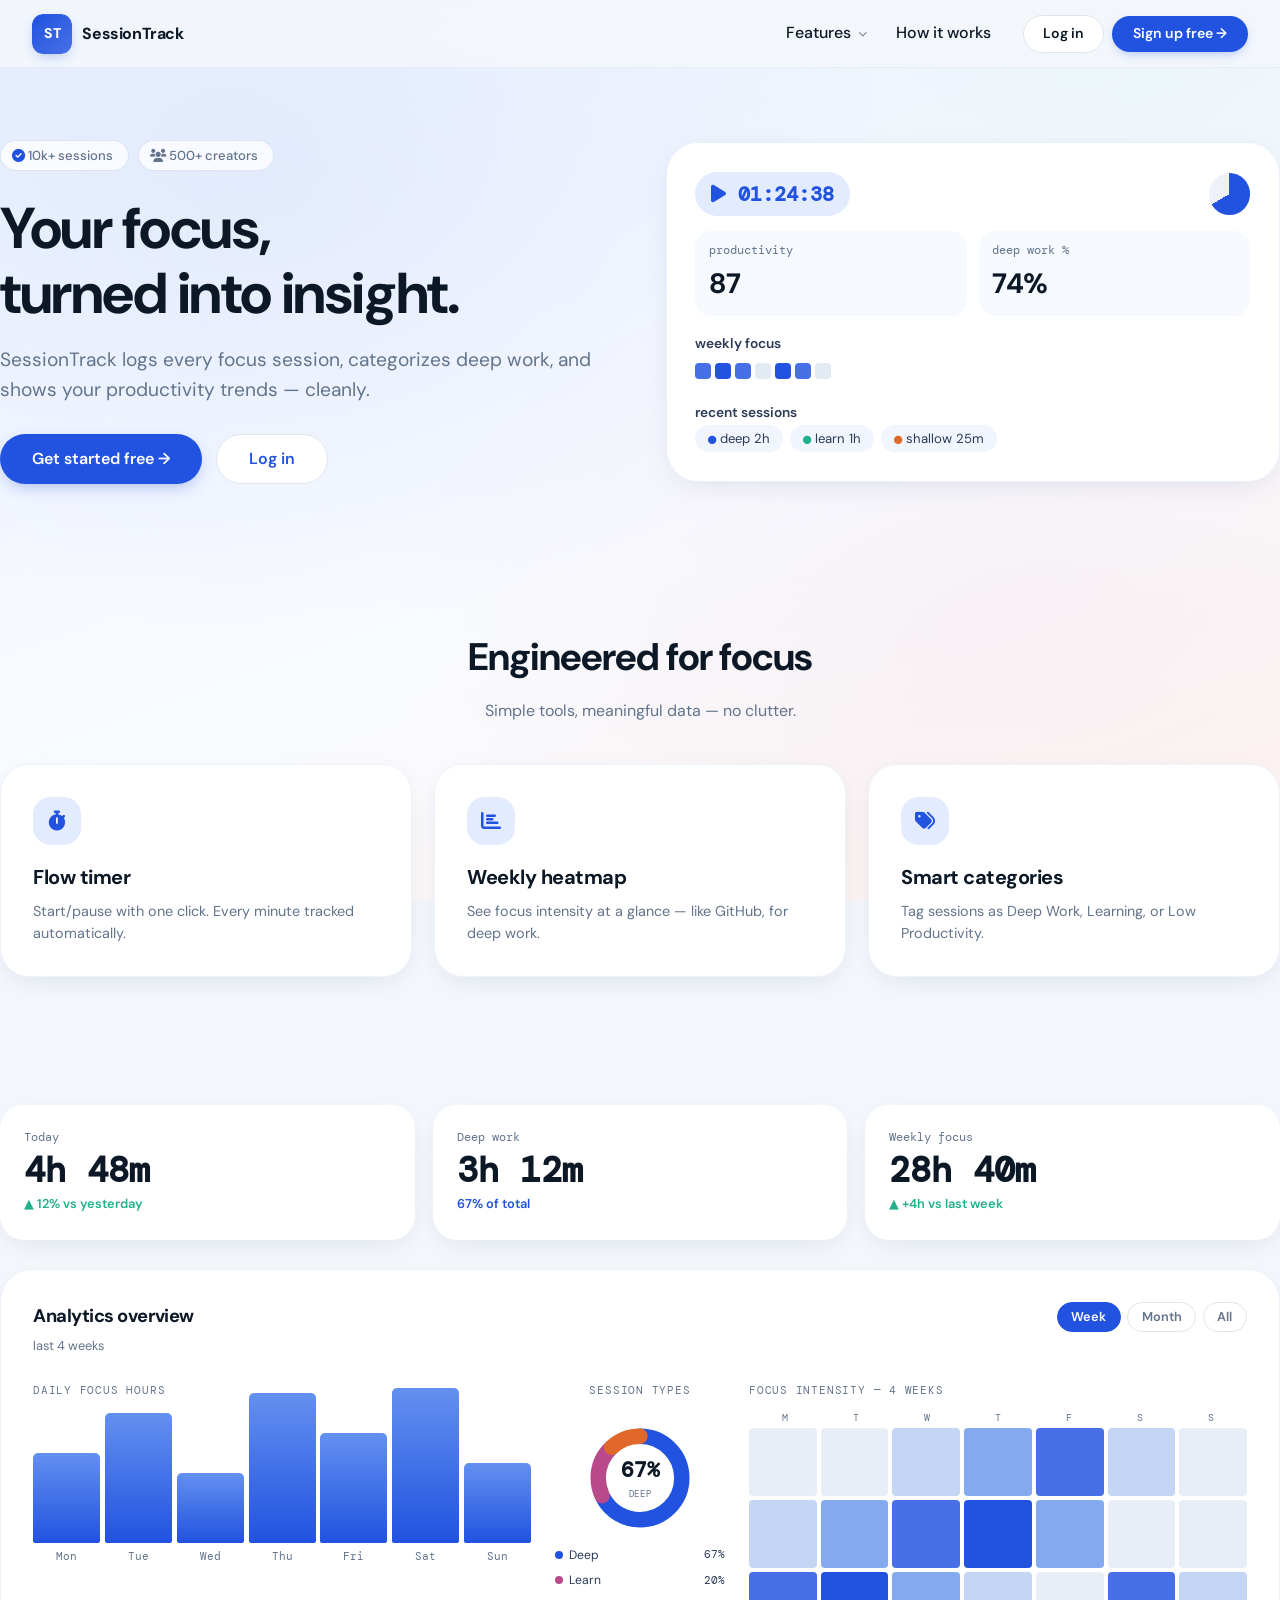
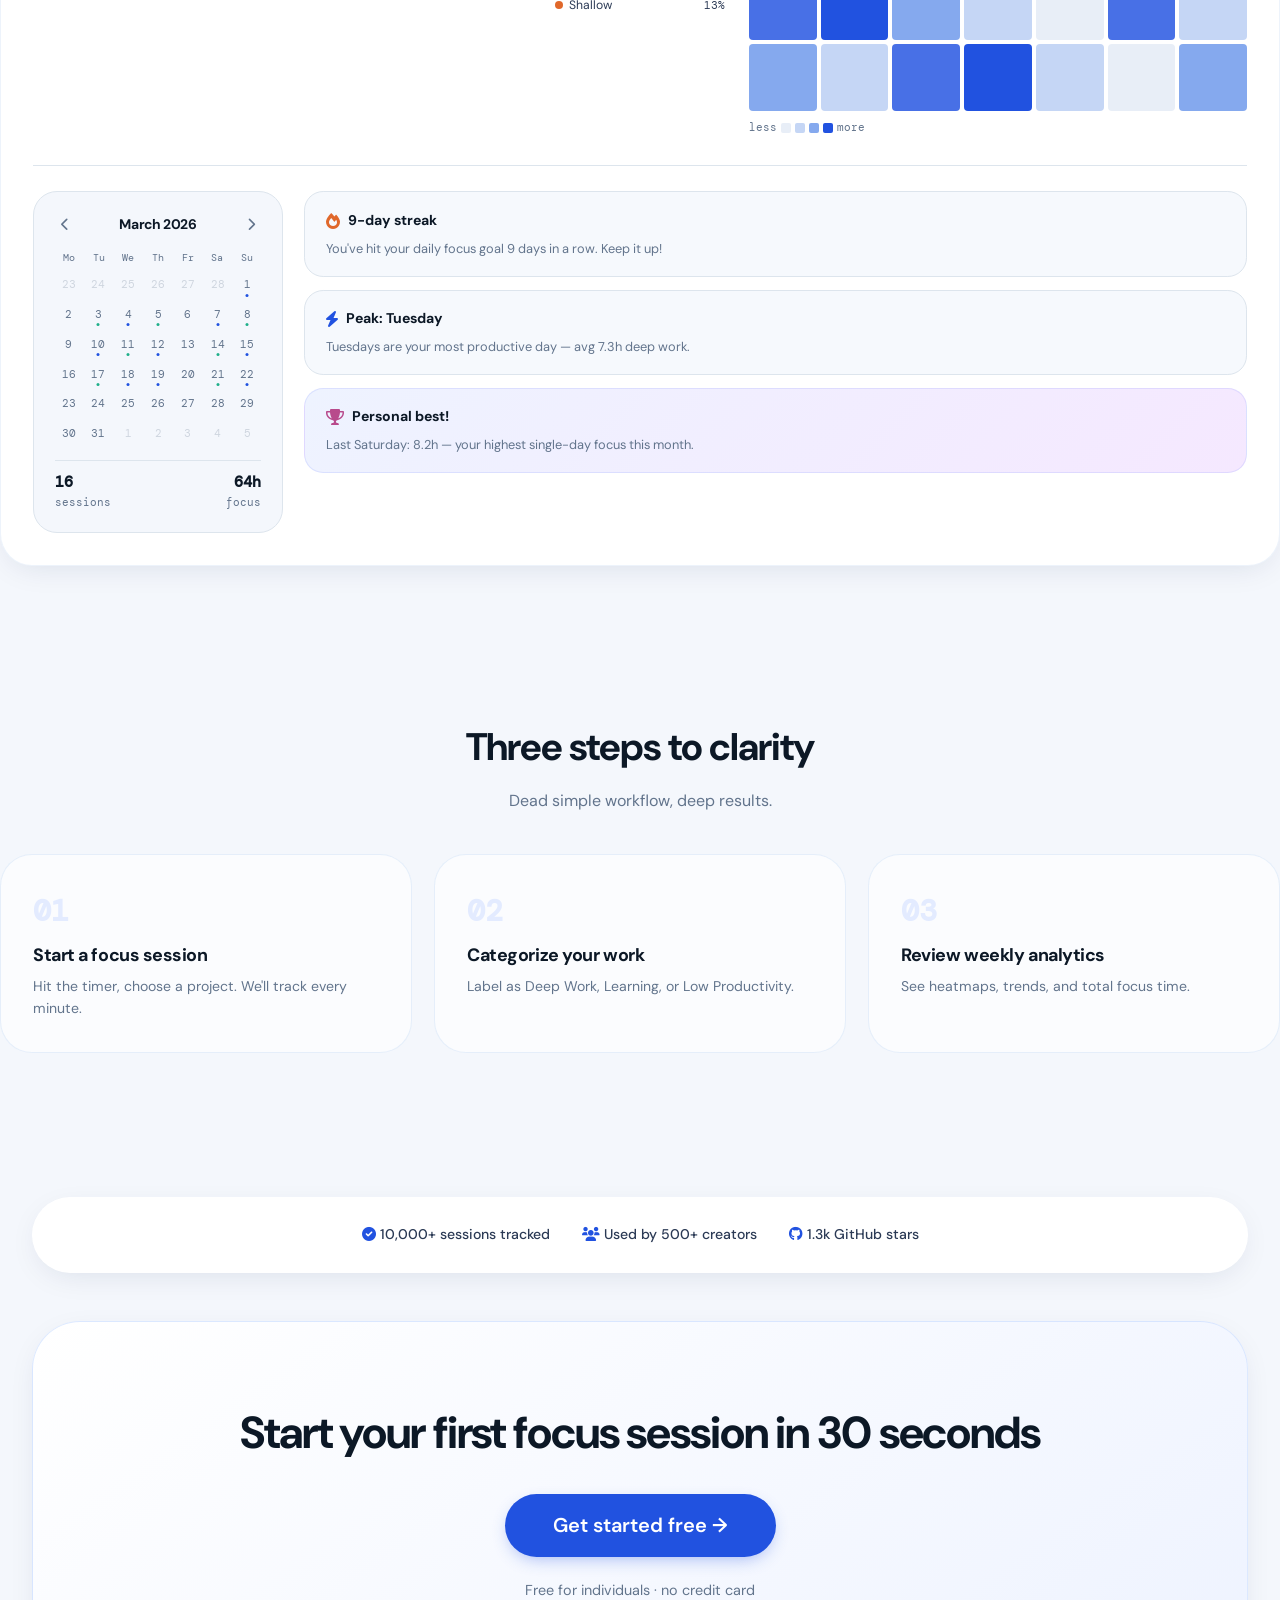
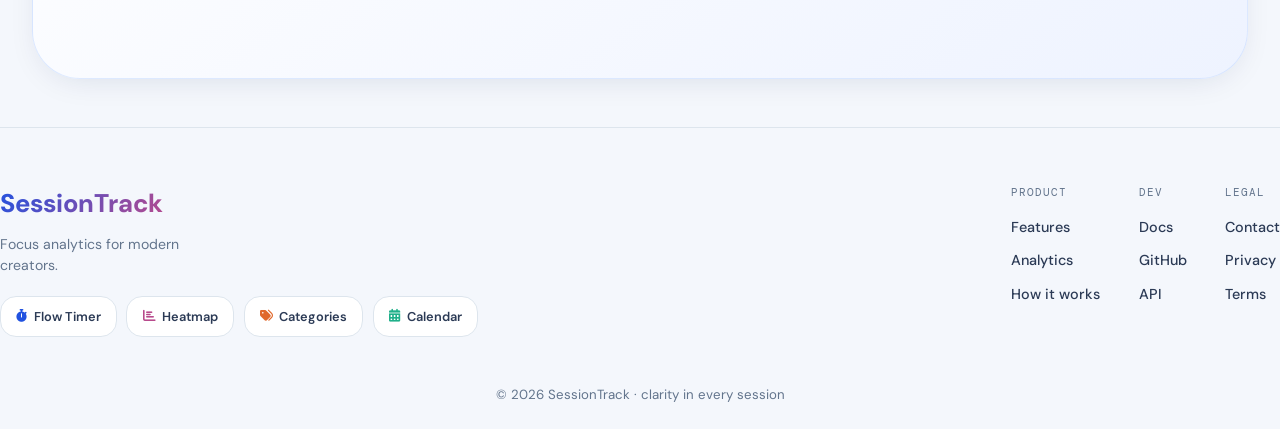
<file: index.html>
<!DOCTYPE html>
<html lang="en">
<head>
  <meta charset="UTF-8">
  <meta name="viewport" content="width=device-width, initial-scale=1.0">
  <title>SessionTrack · focus sessions & analytics</title>
  <link rel="preconnect" href="https://fonts.googleapis.com">
  <link rel="preconnect" href="https://fonts.gstatic.com" crossorigin>
  <link href="https://fonts.googleapis.com/css2?family=DM+Sans:ital,opsz,wght@0,9..40,300..700;1,9..40,300..700&family=DM+Mono:wght@400;500&display=swap" rel="stylesheet">
  <link rel="stylesheet" href="https://cdnjs.cloudflare.com/ajax/libs/font-awesome/6.0.0-beta3/css/all.min.css">
  <link rel="stylesheet" href="css/index.css">
  <link rel="icon" href="icon.png">
</head>
<body>
<div class="bg-ambient" aria-hidden="true"></div>

<!-- NAVBAR -->
<nav class="navbar" aria-label="Main">
  <div class="nav-container">
    <a href="index.html" class="logo-wrap" id="logoWrap" aria-label="SessionTrack home">
      <div class="logo-badge c1" id="logoBadge"><span>ST</span></div>
      <div class="logo-text">
        <span class="logo-name">SessionTrack</span>
      </div>
    </a>
    <button class="nav-toggle" id="navToggle" aria-expanded="false" aria-label="Toggle menu">
      <i class="fas fa-bars"></i>
    </button>
    <div class="nav-menu" id="navMenu">
      <ul class="nav-links">
        <li class="has-dropdown">
          <a href="#features">Features <i class="fas fa-chevron-down dd-chevron"></i></a>
          <div class="nav-dropdown">
            <div class="dd-label">Product</div>
            <a class="dd-item" href="#features">
              <div class="dd-icon" style="background:var(--primary-soft);color:var(--primary)"><i class="fas fa-stopwatch"></i></div>
              <div class="dd-text"><b>Flow Timer</b><small>Track every minute</small></div>
            </a>
            <a class="dd-item" href="#features">
              <div class="dd-icon" style="background:#fff0e8;color:var(--accent-orange)"><i class="fas fa-tags"></i></div>
              <div class="dd-text"><b>Smart Categories</b><small>Deep work tagging</small></div>
            </a>
            <div class="dd-divider"></div>
            <div class="dd-label">Insights</div>
            <a class="dd-item" href="#analytics">
              <div class="dd-icon" style="background:#fce8f3;color:var(--accent-pink)"><i class="fas fa-chart-bar"></i></div>
              <div class="dd-text"><b>Analytics</b><small>Charts, heatmap & calendar</small></div>
            </a>
            <a class="dd-item" href="#analytics">
              <div class="dd-icon" style="background:#e8f8f3;color:var(--accent-green)"><i class="fas fa-fire"></i></div>
              <div class="dd-text"><b>Streaks & Bests</b><small>Consistency insights</small></div>
            </a>
            <div class="dd-divider"></div>
            <a class="dd-item" href="#how-it-works">
              <div class="dd-icon" style="background:#f3f0ff;color:#7c5cfc"><i class="fas fa-list-ol"></i></div>
              <div class="dd-text"><b>How it works</b><small>3-step walkthrough</small></div>
            </a>
          </div>
        </li>
        <li><a href="#how-it-works">How it works</a></li>
      </ul>
      <div class="nav-auth">
        <a href="login.html" class="btn nav-login">Log in</a>
        <a href="signup.html" class="btn nav-signup">Sign up free →</a>
      </div>
    </div>
  </div>
</nav>

<main>
  <!-- HERO -->
  <section id="hero" class="hero container">
    <div class="hero-grid">
      <div>
        <div class="badge-row">
          <span class="badge"><i class="fas fa-check-circle" style="color:var(--primary)"></i> 10k+ sessions</span>
          <span class="badge"><i class="fas fa-users"></i> 500+ creators</span>
        </div>
        <h1>Your focus,<br>turned into insight.</h1>
        <p class="hero-subhead">SessionTrack logs every focus session, categorizes deep work, and shows your productivity trends — cleanly.</p>
        <div class="hero-buttons">
          <a href="signup.html" class="btn btn-primary">Get started free →</a>
          <a href="login.html" class="btn btn-secondary">Log in</a>
        </div>
      </div>
      <div class="dashboard-mock">
        <div class="mock-header">
          <span class="timer-badge"><i class="fas fa-play"></i> 01:24:38</span>
          <div class="score-ring"></div>
        </div>
        <div class="metrics-row">
          <div class="metric-block"><span class="metric-label">productivity</span><span class="metric-value">87</span></div>
          <div class="metric-block"><span class="metric-label">deep work %</span><span class="metric-value">74%</span></div>
        </div>
        <div>
          <span style="font-weight:600;font-size:0.86rem">weekly focus</span>
          <div class="mini-heat">
            <div class="heat-dot filled"></div><div class="heat-dot high"></div><div class="heat-dot filled"></div><div class="heat-dot"></div><div class="heat-dot high"></div><div class="heat-dot filled"></div><div class="heat-dot"></div>
          </div>
        </div>
        <div>
          <span style="font-weight:600;font-size:0.86rem">recent sessions</span>
          <div class="session-pills">
            <span class="pill"><i class="fas fa-circle" style="color:#2152e0;font-size:0.52rem"></i> deep 2h</span>
            <span class="pill"><i class="fas fa-circle" style="color:#20b08a;font-size:0.52rem"></i> learn 1h</span>
            <span class="pill"><i class="fas fa-circle" style="color:#e0682b;font-size:0.52rem"></i> shallow 25m</span>
          </div>
        </div>
      </div>
    </div>
  </section>

  <!-- FEATURES -->
  <section id="features" class="section container">
    <h2 class="section-title">Engineered for focus</h2>
    <p class="section-sub">Simple tools, meaningful data — no clutter.</p>
    <div class="features-grid">
      <div class="feature-card"><div class="icon-circle"><i class="fas fa-stopwatch"></i></div><h3>Flow timer</h3><p>Start/pause with one click. Every minute tracked automatically.</p></div>
      <div class="feature-card"><div class="icon-circle"><i class="fas fa-chart-bar"></i></div><h3>Weekly heatmap</h3><p>See focus intensity at a glance — like GitHub, for deep work.</p></div>
      <div class="feature-card"><div class="icon-circle"><i class="fas fa-tags"></i></div><h3>Smart categories</h3><p>Tag sessions as Deep Work, Learning, or Low Productivity.</p></div>
    </div>
  </section>

  <!-- ANALYTICS -->
  <section id="analytics" class="section container">
    <div class="stats-row">
      <div class="stat-tile">
        <span class="metric-label">Today</span>
        <div class="big">4h 48m</div>
        <span class="stat-trend">▲ 12% vs yesterday</span>
      </div>
      <div class="stat-tile">
        <span class="metric-label">Deep work</span>
        <div class="big">3h 12m</div>
        <span class="stat-trend" style="color:var(--primary)">67% of total</span>
      </div>
      <div class="stat-tile">
        <span class="metric-label">Weekly focus</span>
        <div class="big">28h 40m</div>
        <span class="stat-trend">▲ +4h vs last week</span>
      </div>
    </div>

    <div class="analytics-panel">
      <div class="panel-header">
        <div>
          <h3 style="margin-bottom:0.2rem;font-size:clamp(0.95rem,2.5vw,1.15rem)">Analytics overview</h3>
          <span style="color:var(--text-muted);font-size:0.8rem">last 4 weeks</span>
        </div>
        <div class="panel-tabs">
          <button class="tab-btn active" onclick="switchTab(this,'week')">Week</button>
          <button class="tab-btn" onclick="switchTab(this,'month')">Month</button>
          <button class="tab-btn" onclick="switchTab(this,'all')">All</button>
        </div>
      </div>

      <div class="analytics-grid">
        <!-- Bar chart -->
        <div class="chart-col">
          <div class="chart-title">daily focus hours</div>
          <div class="bar-chart" id="barChart">
            <div class="bar-wrap"><div class="bar" style="height:90px"  data-val="4.5h"></div><span class="bar-lbl">Mon</span></div>
            <div class="bar-wrap"><div class="bar" style="height:130px" data-val="6.5h"></div><span class="bar-lbl">Tue</span></div>
            <div class="bar-wrap"><div class="bar" style="height:70px"  data-val="3.5h"></div><span class="bar-lbl">Wed</span></div>
            <div class="bar-wrap"><div class="bar" style="height:150px" data-val="7.5h"></div><span class="bar-lbl">Thu</span></div>
            <div class="bar-wrap"><div class="bar" style="height:110px" data-val="5.5h"></div><span class="bar-lbl">Fri</span></div>
            <div class="bar-wrap"><div class="bar" style="height:155px" data-val="8.2h"></div><span class="bar-lbl">Sat</span></div>
            <div class="bar-wrap"><div class="bar" style="height:80px;opacity:.55" data-val="4.0h"></div><span class="bar-lbl">Sun</span></div>
          </div>
        </div>

        <!-- Donut -->
        <div class="donut-col">
          <div class="chart-title" style="text-align:center">session types</div>
          <div class="donut-wrap">
            <svg viewBox="0 0 100 100" xmlns="http://www.w3.org/2000/svg">
              <circle cx="50" cy="50" r="38" fill="none" stroke="#eef2fb" stroke-width="14"/>
              <circle cx="50" cy="50" r="38" fill="none" stroke="#2152e0" stroke-width="14" stroke-dasharray="160 239" stroke-linecap="round"/>
              <circle cx="50" cy="50" r="38" fill="none" stroke="#b84a8c" stroke-width="14" stroke-dasharray="48 239" stroke-dashoffset="-162" stroke-linecap="round"/>
              <circle cx="50" cy="50" r="38" fill="none" stroke="#e0682b" stroke-width="14" stroke-dasharray="31 239" stroke-dashoffset="-210" stroke-linecap="round"/>
            </svg>
            <div class="donut-center"><span class="pct">67%</span><span class="lbl">deep</span></div>
          </div>
          <div class="donut-legend">
            <div class="legend-item"><div class="legend-dot" style="background:#2152e0"></div><span>Deep</span><span style="margin-left:auto;font-family:var(--font-mono);font-size:0.7rem">67%</span></div>
            <div class="legend-item"><div class="legend-dot" style="background:#b84a8c"></div><span>Learn</span><span style="margin-left:auto;font-family:var(--font-mono);font-size:0.7rem">20%</span></div>
            <div class="legend-item"><div class="legend-dot" style="background:#e0682b"></div><span>Shallow</span><span style="margin-left:auto;font-family:var(--font-mono);font-size:0.7rem">13%</span></div>
          </div>
        </div>

        <!-- Heatmap -->
        <div class="heatmap-col">
          <div class="chart-title">focus intensity — 4 weeks</div>
          <div class="heat-days-row">
            <span class="heat-day-lbl">M</span><span class="heat-day-lbl">T</span>
            <span class="heat-day-lbl">W</span><span class="heat-day-lbl">T</span>
            <span class="heat-day-lbl">F</span><span class="heat-day-lbl">S</span>
            <span class="heat-day-lbl">S</span>
          </div>
          <div class="heat-grid" id="heatGrid"></div>
          <div class="heat-legend-row">
            less
            <span style="display:inline-block;width:10px;height:10px;border-radius:2px;background:#e8eef7"></span>
            <span style="display:inline-block;width:10px;height:10px;border-radius:2px;background:#c5d6f5"></span>
            <span style="display:inline-block;width:10px;height:10px;border-radius:2px;background:#85a9ee"></span>
            <span style="display:inline-block;width:10px;height:10px;border-radius:2px;background:#2152e0"></span>
            more
          </div>
        </div>
      </div>

      <!-- Calendar + Insights -->
      <div id="calendar" class="cal-insights-row">
        <div class="cal-widget" id="calWidget">
          <div class="cal-header">
            <button class="cal-nav" id="calPrev"><i class="fas fa-chevron-left"></i></button>
            <h4 id="calTitle">March 2026</h4>
            <button class="cal-nav" id="calNext"><i class="fas fa-chevron-right"></i></button>
          </div>
          <div class="cal-days-header">
            <span class="cal-day-name">Mo</span><span class="cal-day-name">Tu</span>
            <span class="cal-day-name">We</span><span class="cal-day-name">Th</span>
            <span class="cal-day-name">Fr</span><span class="cal-day-name">Sa</span>
            <span class="cal-day-name">Su</span>
          </div>
          <div class="cal-grid" id="calGrid"></div>
          <div class="cal-footer">
            <div class="cal-stat"><span id="calSessions">14</span>sessions</div>
            <div class="cal-stat" style="text-align:right"><span id="calHours">62h</span>focus</div>
          </div>
        </div>

        <div class="insights-col">
          <div class="insight-card">
            <div class="insight-head"><i class="fas fa-fire" style="color:#e0682b"></i><strong>9-day streak</strong></div>
            <p>You've hit your daily focus goal 9 days in a row. Keep it up!</p>
          </div>
          <div class="insight-card">
            <div class="insight-head"><i class="fas fa-bolt" style="color:#2152e0"></i><strong>Peak: Tuesday</strong></div>
            <p>Tuesdays are your most productive day — avg 7.3h deep work.</p>
          </div>
          <div class="insight-card highlight">
            <div class="insight-head"><i class="fas fa-trophy" style="color:#b84a8c"></i><strong>Personal best!</strong></div>
            <p>Last Saturday: 8.2h — your highest single-day focus this month.</p>
          </div>
        </div>
      </div>
    </div>
  </section>

  <!-- HOW IT WORKS -->
  <section id="how-it-works" class="section container">
    <h2 class="section-title">Three steps to clarity</h2>
    <p class="section-sub">Dead simple workflow, deep results.</p>
    <div class="steps-grid">
      <div class="step-card"><div class="step-num">01</div><h3>Start a focus session</h3><p>Hit the timer, choose a project. We'll track every minute.</p></div>
      <div class="step-card"><div class="step-num">02</div><h3>Categorize your work</h3><p>Label as Deep Work, Learning, or Low Productivity.</p></div>
      <div class="step-card"><div class="step-num">03</div><h3>Review weekly analytics</h3><p>See heatmaps, trends, and total focus time.</p></div>
    </div>
  </section>

  <!-- TRUST -->
  <section class="container">
    <div class="trust-row">
      <span><i class="fas fa-check-circle" style="color:var(--primary)"></i> 10,000+ sessions tracked</span>
      <span><i class="fas fa-users" style="color:var(--primary)"></i> Used by 500+ creators</span>
      <span><i class="fab fa-github" style="color:var(--primary)"></i> 1.3k GitHub stars</span>
    </div>
  </section>

  <!-- CTA -->
  <section class="container">
    <div class="cta-block">
      <h2>Start your first focus session in 30 seconds</h2>
      <a href="signup.html" class="btn btn-primary cta-btn">Get started free →</a>
      <p style="margin-top:1.4rem;color:var(--text-muted);font-size:0.9rem">Free for individuals · no credit card</p>
    </div>
  </section>
</main>

<!-- FOOTER -->
<footer class="footer container">
  <div class="footer-grid">
    <div>
      <span class="footer-brand">SessionTrack</span>
      <p class="footer-desc">Focus analytics for modern creators.</p>
      <div class="footer-features">
        <div class="footer-feat"><i class="fas fa-stopwatch" style="color:var(--primary)"></i><span>Flow Timer</span></div>
        <div class="footer-feat"><i class="fas fa-chart-bar" style="color:var(--accent-pink)"></i><span>Heatmap</span></div>
        <div class="footer-feat"><i class="fas fa-tags" style="color:var(--accent-orange)"></i><span>Categories</span></div>
        <div class="footer-feat"><i class="fas fa-calendar-alt" style="color:var(--accent-green)"></i><span>Calendar</span></div>
      </div>
    </div>
    <div class="footer-links">
      <div class="footer-col">
        <span class="footer-col-title">Product</span>
        <a href="#features" class="footer-link">Features</a>
        <a href="#analytics" class="footer-link">Analytics</a>
        <a href="#how-it-works" class="footer-link">How it works</a>
      </div>
      <div class="footer-col">
        <span class="footer-col-title">Dev</span>
        <a href="#" class="footer-link">Docs</a>
        <a href="#" class="footer-link">GitHub</a>
        <a href="#" class="footer-link">API</a>
      </div>
      <div class="footer-col">
        <span class="footer-col-title">Legal</span>
        <a href="#" class="footer-link">Contact</a>
        <a href="#" class="footer-link">Privacy</a>
        <a href="#" class="footer-link">Terms</a>
      </div>
    </div>
  </div>
  <div class="footer-copy">© 2026 SessionTrack · clarity in every session</div>
</footer>

<script src="js/index.js"></script>
</body>
</html>
</file>
<file: css/index.css>
*,
*::before,
*::after {
  margin: 0;
  padding: 0;
  box-sizing: border-box;
}
html {
  scroll-behavior: smooth;
}

:root {
  --bg-main: #f4f7fc;
  --surface: #ffffff;
  --primary: #2152e0;
  --primary-light: #4870e6;
  --primary-soft: #e3ebff;
  --accent-pink: #b84a8c;
  --accent-orange: #e0682b;
  --accent-green: #20b08a;
  --text-heading: #0c1826;
  --text-body: #2b3a55;
  --text-muted: #62748c;
  --border-light: #dde5ed;
  --card-shadow: 0 8px 32px -10px rgba(0, 30, 80, 0.13);
  --hover-shadow: 0 20px 40px -12px rgba(20, 50, 100, 0.18);
  --radius-card: 1.8rem;
  --radius-btn: 2.5rem;
  --transition: all 0.22s cubic-bezier(0.4, 0, 0.2, 1);
  --font-display: "DM Sans", system-ui, sans-serif;
  --font-mono: "DM Mono", monospace;
}

body {
  font-family: var(--font-display);
  background: var(--bg-main);
  color: var(--text-body);
  line-height: 1.55;
  -webkit-font-smoothing: antialiased;
  overflow-x: hidden;
}

.bg-ambient {
  position: fixed;
  inset: 0;
  z-index: -2;
  pointer-events: none;
  background:
    radial-gradient(
      ellipse at 20% 20%,
      rgba(33, 82, 224, 0.07) 0%,
      transparent 45%
    ),
    radial-gradient(
      ellipse at 80% 70%,
      rgba(184, 74, 140, 0.05) 0%,
      transparent 45%
    ),
    radial-gradient(
      ellipse at 90% 10%,
      rgba(32, 176, 138, 0.04) 0%,
      transparent 35%
    ),
    linear-gradient(160deg, #edf3ff 0%, #f9fbff 60%, #fff5f0 100%);
}

h1,
h2,
h3,
h4 {
  font-weight: 700;
  color: var(--text-heading);
  letter-spacing: -0.025em;
}
a {
  text-decoration: none;
  color: inherit;
}
img,
video {
  max-width: 100%;
}

.container {
  max-width: 1280px;
  margin: 0 auto;
  padding: 0 clamp(1.2rem, 5vw, 2rem);
  position: relative;
  z-index: 2;
}

/* ---- BUTTONS ---- */
.btn {
  display: inline-flex;
  align-items: center;
  justify-content: center;
  padding: 0.75rem 2rem;
  border-radius: var(--radius-btn);
  font-weight: 600;
  font-size: 1rem;
  transition: var(--transition);
  cursor: pointer;
  border: none;
  background: transparent;
  gap: 0.5rem;
  white-space: nowrap;
  font-family: var(--font-display);
}
.btn-primary {
  background: var(--primary);
  color: white;
  box-shadow: 0 6px 18px -6px rgba(33, 82, 224, 0.45);
}
.btn-primary:hover {
  background: var(--primary-light);
  transform: translateY(-2px);
}
.btn-secondary {
  background: white;
  color: var(--primary);
  border: 1.5px solid var(--border-light);
}
.btn-secondary:hover {
  border-color: var(--primary-light);
  transform: translateY(-2px);
}

/* ===================== NAVBAR ===================== */
.navbar {
  position: sticky;
  top: 0;
  z-index: 100;
  background: rgba(244, 247, 252, 0.88);
  backdrop-filter: blur(16px);
  -webkit-backdrop-filter: blur(16px);
  border-bottom: 1px solid rgba(220, 230, 245, 0.6);
}
.nav-container {
  display: flex;
  align-items: center;
  justify-content: space-between;
  padding: 0.85rem clamp(1.2rem, 5vw, 2rem);
  max-width: 1400px;
  margin: 0 auto;
  gap: 1rem;
}

/* Logo */
.logo-wrap {
  display: flex;
  align-items: center;
  gap: 0.65rem;
  cursor: pointer;
  user-select: none;
  flex-shrink: 0;
}
.logo-badge {
  width: 40px;
  height: 40px;
  border-radius: 11px;
  display: flex;
  align-items: center;
  justify-content: center;
  font-weight: 800;
  font-size: 0.88rem;
  color: white;
  position: relative;
  overflow: hidden;
  flex-shrink: 0;
  box-shadow: 0 4px 14px -4px rgba(33, 82, 224, 0.4);
}
.logo-badge::before,
.logo-badge::after {
  content: "";
  position: absolute;
  inset: 0;
  border-radius: inherit;
  transition: opacity 0.7s ease;
}
.logo-badge::before {
  background: linear-gradient(135deg, #2152e0, #4870e6);
  opacity: 1;
}
.logo-badge::after {
  background: linear-gradient(135deg, #b84a8c, #d43f6b);
  opacity: 0;
}
.logo-badge.c1::before {
  background: linear-gradient(135deg, #2152e0, #4870e6);
  opacity: 1;
}
.logo-badge.c1::after {
  background: linear-gradient(135deg, #b84a8c, #d43f6b);
  opacity: 0;
}
.logo-badge.c2::before {
  background: linear-gradient(135deg, #b84a8c, #d43f6b);
  opacity: 1;
}
.logo-badge.c2::after {
  background: linear-gradient(135deg, #e0682b, #f5883c);
  opacity: 0;
}
.logo-badge.c3::before {
  background: linear-gradient(135deg, #e0682b, #f5883c);
  opacity: 1;
}
.logo-badge.c3::after {
  background: linear-gradient(135deg, #20b08a, #2bd4a0);
  opacity: 0;
}
.logo-badge.c4::before {
  background: linear-gradient(135deg, #20b08a, #2bd4a0);
  opacity: 1;
}
.logo-badge.c4::after {
  background: linear-gradient(135deg, #2152e0, #4870e6);
  opacity: 0;
}
.logo-badge.flip-anim {
  animation: badgeFlip 0.55s cubic-bezier(0.4, 0, 0.2, 1);
}
@keyframes badgeFlip {
  0% {
    transform: rotateY(0deg);
  }
  50% {
    transform: rotateY(90deg);
  }
  100% {
    transform: rotateY(0deg);
  }
}
.logo-badge span {
  position: relative;
  z-index: 2;
}
.logo-sep {
  width: 4px;
  height: 4px;
  border-radius: 50%;
  background: var(--border-light);
  flex-shrink: 0;
}
.logo-text {
  display: flex;
  flex-direction: column;
  line-height: 1.1;
}
.logo-name {
  font-size: 1rem;
  font-weight: 700;
  color: var(--text-heading);
  letter-spacing: -0.025em;
}
.logo-tag {
  font-size: 0.6rem;
  font-family: var(--font-mono);
  color: var(--text-muted);
  letter-spacing: 0.07em;
  text-transform: uppercase;
}

/* Desktop nav links */
.nav-menu {
  display: flex;
  align-items: center;
  gap: 2rem;
}
.nav-links {
  display: flex;
  list-style: none;
  gap: 1.8rem;
}
.nav-links a {
  font-weight: 500;
  color: var(--text-heading);
  transition: var(--transition);
  padding: 0.3rem 0;
  border-bottom: 2px solid transparent;
  position: relative;
}
.nav-links a:hover,
.nav-links a.active {
  color: var(--primary);
  border-bottom-color: var(--primary-light);
}

/* ---- Dropdown mega menu ---- */
.has-dropdown {
  position: relative;
}

/* chevron rotates on hover */
.has-dropdown > a .dd-chevron {
  display: inline-block;
  font-size: 0.55rem;
  margin-left: 4px;
  vertical-align: middle;
  opacity: 0.5;
  transition: transform 0.22s ease;
}
.has-dropdown:hover > a .dd-chevron {
  transform: rotate(180deg);
  opacity: 0.8;
}

.nav-dropdown {
  position: absolute;
  top: calc(100% + 10px);
  left: 50%;
  transform: translateX(-50%) translateY(8px) scale(0.97);
  background: white;
  border-radius: 1.2rem;
  padding: 0.5rem;
  min-width: 240px;
  box-shadow:
    0 4px 6px -1px rgba(0, 0, 0, 0.05),
    0 20px 50px -10px rgba(10, 30, 80, 0.16);
  border: 1px solid rgba(220, 232, 248, 0.8);
  opacity: 0;
  pointer-events: none;
  transition:
    opacity 0.18s ease,
    transform 0.22s cubic-bezier(0.34, 1.2, 0.64, 1);
  z-index: 200;
}
.has-dropdown:hover .nav-dropdown,
.has-dropdown:focus-within .nav-dropdown {
  opacity: 1;
  pointer-events: all;
  transform: translateX(-50%) translateY(0) scale(1);
}
/* caret tip */
.nav-dropdown::before {
  content: "";
  position: absolute;
  top: -5px;
  left: 50%;
  transform: translateX(-50%) rotate(45deg);
  width: 10px;
  height: 10px;
  background: white;
  border-left: 1px solid rgba(220, 232, 248, 0.8);
  border-top: 1px solid rgba(220, 232, 248, 0.8);
  border-radius: 2px;
}
/* dropdown label (section header inside dropdown) */
.dd-label {
  font-size: 0.62rem;
  font-family: var(--font-mono);
  text-transform: uppercase;
  letter-spacing: 0.08em;
  color: var(--text-muted);
  padding: 0.5rem 0.9rem 0.25rem;
}
.dd-item {
  display: flex;
  align-items: center;
  gap: 0.75rem;
  padding: 0.55rem 0.8rem;
  border-radius: 0.8rem;
  color: var(--text-body);
  font-size: 0.875rem;
  font-weight: 500;
  transition:
    background 0.15s,
    color 0.15s,
    transform 0.15s;
  cursor: pointer;
  text-decoration: none;
}
.dd-item:hover {
  background: var(--primary-soft);
  color: var(--primary);
  transform: translateX(3px);
}
.dd-item:hover .dd-icon {
  background: var(--primary) !important;
  color: white !important;
}
.dd-icon {
  width: 32px;
  height: 32px;
  border-radius: 9px;
  display: flex;
  align-items: center;
  justify-content: center;
  font-size: 0.82rem;
  flex-shrink: 0;
  transition:
    background 0.15s,
    color 0.15s;
}
.dd-item .dd-text {
  display: flex;
  flex-direction: column;
  line-height: 1.25;
}
.dd-item .dd-text b {
  font-size: 0.875rem;
  font-weight: 600;
  color: var(--text-heading);
}
.dd-item .dd-text small {
  font-size: 0.7rem;
  color: var(--text-muted);
  font-weight: 400;
  margin-top: 1px;
}
.dd-item:hover .dd-text b {
  color: var(--primary);
}
.dd-divider {
  height: 1px;
  background: var(--border-light);
  margin: 0.3rem 0.6rem;
}
.nav-auth {
  display: flex;
  align-items: center;
  gap: 0.5rem;
  flex-shrink: 0;
}
.nav-login {
  padding: 0.45rem 1.2rem;
  color: var(--text-heading);
  border: 1.5px solid var(--border-light);
  border-radius: 2rem;
  font-weight: 600;
  font-size: 0.88rem;
  transition: var(--transition);
  background: white;
}
.nav-login:hover {
  border-color: var(--primary);
  color: var(--primary);
  background: var(--primary-soft);
}
.nav-signup {
  padding: 0.45rem 1.3rem;
  background: var(--primary);
  color: white;
  border-radius: 2rem;
  font-weight: 600;
  font-size: 0.88rem;
  transition: var(--transition);
  box-shadow: 0 4px 12px -4px rgba(33, 82, 224, 0.4);
}
.nav-signup:hover {
  background: var(--primary-light);
  transform: translateY(-1px);
  box-shadow: 0 8px 20px -6px rgba(33, 82, 224, 0.5);
}
.nav-toggle {
  display: none;
  background: none;
  border: none;
  font-size: 1.5rem;
  color: var(--primary);
  cursor: pointer;
  padding: 0.3rem;
  flex-shrink: 0;
}

/* ── MOBILE MENU ── */
@media (max-width: 820px) {

  .nav-toggle { display: block; }

  /* Slide-down panel */
  .nav-menu {
    display: flex;
    flex-direction: column;
    align-items: stretch;
    gap: 0;
    position: fixed;
    top: 62px;
    left: 0;
    right: 0;
    /* hard max-height + scroll so it never covers whole page */
    max-height: calc(100vh - 62px);
    overflow-y: auto;
    scrollbar-width: none;
    background: rgba(255,255,255,0.98);
    backdrop-filter: blur(20px);
    -webkit-backdrop-filter: blur(20px);
    padding: 0.5rem 1.2rem 1.4rem;
    box-shadow: 0 16px 40px -8px rgba(0,0,0,0.14);
    border-radius: 0 0 1.4rem 1.4rem;
    border-top: 1px solid rgba(220,232,248,0.6);
    transform: translateY(-110%);
    opacity: 0;
    transition: transform 0.3s cubic-bezier(0.4,0,0.2,1), opacity 0.25s ease;
    pointer-events: none;
    z-index: 99;
  }
  .nav-menu::-webkit-scrollbar { display: none; }
  .nav-menu.active {
    transform: translateY(0);
    opacity: 1;
    pointer-events: all;
  }

  /* Nav link rows */
  .nav-links {
    flex-direction: column;
    gap: 0;
    list-style: none;
  }
  .nav-links li {
    border-bottom: 1px solid rgba(220,232,248,0.7);
  }
  .nav-links li:last-child { border-bottom: none; }

  /* Top-level links — block layout for simple links */
  .nav-links > li > a {
    display: flex;
    align-items: center;
    justify-content: space-between;
    padding: 0.82rem 0.2rem;
    font-size: 0.95rem;
    font-weight: 600;
    color: var(--text-heading);
    border-bottom: none;
  }
  .nav-links > li > a:hover { color: var(--primary); }

  /* Chevron smooth rotation */
  .dd-chevron {
    font-size: 0.65rem !important;
    margin-left: 4px !important;
    opacity: 0.5;
    transition: transform 0.22s ease, opacity 0.22s;
    display: inline-block;
    flex-shrink: 0;
  }
  .has-dropdown.mob-open > a .dd-chevron {
    transform: rotate(180deg) !important;
    opacity: 0.85;
  }

  /* ── DROPDOWN ACCORDION ── */
  .has-dropdown { position: static; }

  .nav-dropdown {
    position: static !important;
    transform: none !important;
    opacity: 1;
    pointer-events: all;
    box-shadow: none;
    border: none;
    border-radius: 0.9rem;
    background: #f4f8fe;
    min-width: 0;
    max-height: 0;
    overflow: hidden;
    transition: max-height 0.3s cubic-bezier(0.4,0,0.2,1),
                padding 0.22s ease,
                margin 0.22s ease;
    padding: 0 0.4rem;
    margin: 0;
  }
  .nav-dropdown::before { display: none; }

  .has-dropdown.mob-open .nav-dropdown {
    max-height: 360px;
    padding: 0.35rem 0.4rem 0.5rem;
    margin: 0.1rem 0 0.55rem;
  }

  /* ── DROPDOWN ITEMS — force row layout ── */
  .dd-item {
    display: flex !important;       /* override any block from nav-links a */
    flex-direction: row !important;
    align-items: center !important;
    gap: 0.6rem;
    padding: 0.52rem 0.6rem;
    border-radius: 0.7rem;
    font-size: 0.86rem;
    color: var(--text-body);
    font-weight: 500;
    width: 100%;
    text-decoration: none;
  }
  .dd-item:hover {
    background: var(--primary-soft);
    color: var(--primary);
    transform: none;
  }
  .dd-icon {
    width: 28px;
    height: 28px;
    border-radius: 7px;
    font-size: 0.76rem;
    flex-shrink: 0;
    display: flex;
    align-items: center;
    justify-content: center;
  }
  .dd-item .dd-text {
    display: flex;
    flex-direction: column;
    line-height: 1.2;
  }
  .dd-item .dd-text b {
    font-size: 0.86rem;
    font-weight: 600;
  }
  /* Hide descriptions on mobile — too cluttered */
  .dd-item .dd-text small { display: none; }

  .dd-label {
    font-size: 0.6rem;
    padding: 0.4rem 0.65rem 0.18rem;
    letter-spacing: 0.07em;
    color: var(--text-muted);
  }
  .dd-divider { margin: 0.2rem 0.5rem; }

  /* Auth buttons */
  .nav-auth {
    flex-direction: column;
    width: 100%;
    margin-top: 0.85rem;
    padding-top: 0.85rem;
    border-top: 1px solid rgba(220,232,248,0.7);
    gap: 0.5rem;
  }
  .nav-login,
  .nav-signup {
    width: 100%;
    text-align: center;
    padding: 0.75rem;
    border-radius: 0.9rem;
    font-size: 0.95rem;
    display: flex;
    justify-content: center;
  }
}

/* ===================== HERO ===================== */
.hero {
  padding: clamp(2.5rem, 6vw, 4.5rem) 0 clamp(3rem, 7vw, 5rem);
}
.hero-grid {
  display: grid;
  grid-template-columns: 1fr 1fr;
  gap: clamp(1.8rem, 4vw, 3.5rem);
  align-items: center;
}
.hero h1 {
  font-size: clamp(2rem, 5vw, 3.6rem);
  line-height: 1.12;
  margin-bottom: 1.2rem;
}
.hero-subhead {
  font-size: clamp(0.95rem, 2.5vw, 1.2rem);
  color: var(--text-muted);
  margin-bottom: 1.8rem;
}
.badge-row {
  display: flex;
  gap: 0.6rem;
  align-items: center;
  margin-bottom: 1.6rem;
  flex-wrap: wrap;
}
.badge {
  background: rgba(255, 255, 255, 0.75);
  backdrop-filter: blur(4px);
  padding: 0.28rem 0.9rem 0.28rem 0.7rem;
  border-radius: 2rem;
  font-size: 0.82rem;
  font-weight: 500;
  border: 1px solid rgba(200, 215, 235, 0.6);
  color: var(--text-muted);
}
.hero-buttons {
  display: flex;
  gap: 0.85rem;
  flex-wrap: wrap;
}

.dashboard-mock {
  background: white;
  border-radius: 2rem;
  padding: clamp(1.1rem, 3vw, 1.8rem);
  box-shadow: var(--card-shadow);
  border: 1px solid rgba(220, 230, 248, 0.6);
  display: flex;
  flex-direction: column;
  gap: 0.95rem;
}
.mock-header {
  display: flex;
  justify-content: space-between;
  align-items: center;
}
.timer-badge {
  background: var(--primary-soft);
  padding: 0.4rem 1rem;
  border-radius: 3rem;
  font-weight: 700;
  color: var(--primary);
  font-size: clamp(0.95rem, 2.5vw, 1.25rem);
  font-family: var(--font-mono);
}
.score-ring {
  width: 2.6rem;
  height: 2.6rem;
  border-radius: 50%;
  background: conic-gradient(var(--primary) 0deg 240deg, #eef2f8 240deg);
  flex-shrink: 0;
}
.metrics-row {
  display: flex;
  gap: 0.75rem;
  flex-wrap: wrap;
}
.metric-block {
  background: #f6f9fd;
  flex: 1 1 110px;
  border-radius: 1rem;
  padding: 0.7rem 0.85rem;
  min-width: 0;
}
.metric-label {
  font-size: 0.72rem;
  color: var(--text-muted);
  font-family: var(--font-mono);
  display: block;
  margin-bottom: 0.1rem;
}
.metric-value {
  font-size: clamp(1.3rem, 3vw, 1.75rem);
  font-weight: 700;
  color: var(--text-heading);
}
.mini-heat {
  display: flex;
  gap: 4px;
  margin: 0.4rem 0;
  flex-wrap: wrap;
}
.heat-dot {
  width: 16px;
  height: 16px;
  background: #e2eaf3;
  border-radius: 4px;
}
.heat-dot.filled {
  background: var(--primary-light);
}
.heat-dot.high {
  background: var(--primary);
}
.session-pills {
  display: flex;
  flex-wrap: wrap;
  gap: 0.45rem;
}
.pill {
  background: #f0f5fe;
  border-radius: 2rem;
  padding: 0.22rem 0.8rem;
  font-size: 0.82rem;
}

@media (max-width: 860px) {
  .hero-grid {
    grid-template-columns: 1fr;
  }
  .dashboard-mock {
    max-width: 100%;
  }
}
@media (max-width: 480px) {
  .hero-buttons {
    flex-direction: column;
  }
  .hero-buttons .btn {
    width: 100%;
    justify-content: center;
  }
}

/* ===================== SECTION UTILS ===================== */
.section {
  padding: clamp(2rem, 5vw, 4rem) 0;
}
.section-title {
  font-size: clamp(1.7rem, 4vw, 2.4rem);
  text-align: center;
  margin-bottom: 0.7rem;
}
.section-sub {
  text-align: center;
  color: var(--text-muted);
  max-width: 560px;
  margin: 0 auto 2.5rem;
  font-size: clamp(0.9rem, 2vw, 1rem);
}

/* ===================== FEATURES ===================== */
.features-grid {
  display: grid;
  grid-template-columns: repeat(auto-fit, minmax(min(100%, 240px), 1fr));
  gap: 1.4rem;
}
.feature-card {
  background: var(--surface);
  border-radius: var(--radius-card);
  padding: clamp(1.3rem, 3vw, 2rem);
  box-shadow: var(--card-shadow);
  transition: var(--transition);
  border: 1px solid rgba(220, 232, 248, 0.5);
}
.feature-card:hover {
  transform: translateY(-5px);
  box-shadow: var(--hover-shadow);
}
.icon-circle {
  background: var(--primary-soft);
  width: 3rem;
  height: 3rem;
  border-radius: 1.1rem;
  display: flex;
  align-items: center;
  justify-content: center;
  font-size: 1.25rem;
  color: var(--primary);
  margin-bottom: 1.1rem;
}
.feature-card h3 {
  font-size: clamp(1.05rem, 2.5vw, 1.25rem);
  margin-bottom: 0.4rem;
}
.feature-card p {
  font-size: 0.9rem;
  color: var(--text-muted);
}

/* ===================== STATS ===================== */
.stats-row {
  display: grid;
  grid-template-columns: repeat(auto-fit, minmax(min(100%, 180px), 1fr));
  gap: 1.1rem;
  margin-bottom: 1.8rem;
}
.stat-tile {
  background: white;
  border-radius: 1.5rem;
  padding: clamp(1rem, 2.5vw, 1.5rem);
  box-shadow: var(--card-shadow);
}
.stat-tile .big {
  font-size: clamp(1.5rem, 4vw, 2.2rem);
  font-weight: 700;
  color: var(--text-heading);
  font-family: var(--font-mono);
  line-height: 1.2;
}
.stat-trend {
  font-size: 0.8rem;
  color: var(--accent-green);
  font-weight: 600;
}

/* ===================== ANALYTICS PANEL ===================== */
.analytics-panel {
  background: white;
  border-radius: 2rem;
  padding: clamp(1.1rem, 3vw, 2rem);
  margin-bottom: 1.5rem;
  box-shadow: var(--card-shadow);
  border: 1px solid rgba(220, 232, 248, 0.5);
}
.panel-header {
  display: flex;
  justify-content: space-between;
  align-items: flex-start;
  flex-wrap: wrap;
  gap: 0.8rem;
  margin-bottom: 1.5rem;
}
.panel-tabs {
  display: flex;
  gap: 0.4rem;
  flex-shrink: 0;
}
.tab-btn {
  padding: 0.35rem 0.85rem;
  border-radius: 2rem;
  font-size: 0.8rem;
  font-weight: 600;
  border: 1.5px solid var(--border-light);
  background: transparent;
  cursor: pointer;
  transition: var(--transition);
  color: var(--text-muted);
  font-family: var(--font-display);
}
.tab-btn.active {
  background: var(--primary);
  color: white;
  border-color: var(--primary);
}
.tab-btn:hover:not(.active) {
  border-color: var(--primary-light);
  color: var(--primary);
}

/* 3-col analytics grid → responsive */
.analytics-grid {
  display: grid;
  grid-template-columns: 1fr 170px 1fr;
  gap: 1.5rem;
  align-items: start;
}
@media (max-width: 900px) {
  .analytics-grid {
    grid-template-columns: 1fr 1fr;
  }
  .heatmap-col {
    grid-column: 1 / -1;
  }
}
@media (max-width: 540px) {
  .analytics-grid {
    grid-template-columns: 1fr;
  }
  .heatmap-col {
    grid-column: auto;
  }
}

/* Bar chart */
.chart-col {
  min-width: 0;
}
.chart-title {
  font-size: 0.7rem;
  color: var(--text-muted);
  font-family: var(--font-mono);
  margin-bottom: 0.65rem;
  text-transform: uppercase;
  letter-spacing: 0.07em;
}
.bar-chart {
  display: flex;
  align-items: flex-end;
  gap: 5px;
  height: 155px;
}
.bar-wrap {
  flex: 1;
  display: flex;
  flex-direction: column;
  align-items: center;
  gap: 5px;
  min-width: 0;
}
.bar {
  width: 100%;
  border-radius: 5px 5px 2px 2px;
  background: linear-gradient(180deg, #6490f0, #2152e0);
  animation: barGrow 0.9s cubic-bezier(0.34, 1.2, 0.64, 1) both;
  transform-origin: bottom;
  cursor: pointer;
  transition: filter 0.2s;
  position: relative;
}
.bar:hover {
  filter: brightness(1.12);
}
.bar::after {
  content: attr(data-val);
  position: absolute;
  top: -22px;
  left: 50%;
  transform: translateX(-50%);
  background: var(--text-heading);
  color: white;
  font-size: 0.65rem;
  font-family: var(--font-mono);
  font-weight: 500;
  padding: 2px 5px;
  border-radius: 4px;
  white-space: nowrap;
  opacity: 0;
  transition: opacity 0.15s;
  pointer-events: none;
}
.bar:hover::after {
  opacity: 1;
}
@keyframes barGrow {
  0% {
    transform: scaleY(0);
    opacity: 0;
  }
  100% {
    transform: scaleY(1);
    opacity: 1;
  }
}
.bar-lbl {
  font-size: 0.68rem;
  color: var(--text-muted);
  font-family: var(--font-mono);
}

/* Donut */
.donut-col {
  display: flex;
  flex-direction: column;
  align-items: center;
  gap: 0.8rem;
}
.donut-wrap {
  position: relative;
  width: 110px;
  height: 110px;
  flex-shrink: 0;
}
.donut-wrap svg {
  width: 100%;
  height: 100%;
  transform: rotate(-90deg);
}
.donut-center {
  position: absolute;
  inset: 0;
  display: flex;
  flex-direction: column;
  align-items: center;
  justify-content: center;
  pointer-events: none;
}
.donut-center .pct {
  font-size: 1.3rem;
  font-weight: 700;
  font-family: var(--font-mono);
  color: var(--text-heading);
}
.donut-center .lbl {
  font-size: 0.58rem;
  color: var(--text-muted);
  text-transform: uppercase;
  letter-spacing: 0.07em;
  font-family: var(--font-mono);
}
.donut-legend {
  width: 100%;
  display: flex;
  flex-direction: column;
  gap: 0.4rem;
}
.legend-item {
  display: flex;
  align-items: center;
  gap: 0.4rem;
  font-size: 0.76rem;
}
.legend-dot {
  width: 8px;
  height: 8px;
  border-radius: 50%;
  flex-shrink: 0;
}

@media (max-width: 540px) {
  .donut-col {
    flex-direction: row;
    align-items: flex-start;
    width: 100%;
  }
  .donut-legend {
    margin-left: 1.2rem;
    justify-content: center;
  }
}

/* Heatmap */
.heatmap-col {
  min-width: 0;
}
.heat-days-row {
  display: flex;
  gap: 0;
  margin-bottom: 3px;
}
.heat-day-lbl {
  flex: 1;
  text-align: center;
  font-size: 0.62rem;
  color: var(--text-muted);
  font-family: var(--font-mono);
}
.heat-grid {
  display: grid;
  grid-template-columns: repeat(7, 1fr);
  gap: 4px;
}
.h-sq {
  aspect-ratio: 1/1;
  border-radius: 4px;
  background: #e8eef7;
  transition:
    transform 0.18s,
    background 0.18s;
  cursor: pointer;
  position: relative;
}
.h-sq:hover {
  transform: scale(1.25);
  z-index: 2;
}
.h-sq.l1 {
  background: #c5d6f5;
}
.h-sq.l2 {
  background: #85a9ee;
}
.h-sq.l3 {
  background: #4870e6;
}
.h-sq.l4 {
  background: #2152e0;
}
.heat-legend-row {
  display: flex;
  align-items: center;
  gap: 4px;
  margin-top: 0.5rem;
  font-size: 0.68rem;
  color: var(--text-muted);
  font-family: var(--font-mono);
}

/* ===================== CALENDAR + INSIGHTS ===================== */
.cal-insights-row {
  display: grid;
  grid-template-columns: auto 1fr;
  gap: 1.3rem;
  margin-top: 1.8rem;
  padding-top: 1.6rem;
  border-top: 1px solid var(--border-light);
  align-items: start;
}
@media (max-width: 680px) {
  .cal-insights-row {
    grid-template-columns: 1fr;
  }
}

.cal-widget {
  background: var(--bg-main);
  border-radius: 1.5rem;
  padding: clamp(0.9rem, 2vw, 1.3rem);
  border: 1.5px solid var(--border-light);
  width: 250px;
}
@media (max-width: 680px) {
  .cal-widget {
    width: 100%;
    max-width: 340px;
  }
}

.cal-header {
  display: flex;
  justify-content: space-between;
  align-items: center;
  margin-bottom: 0.8rem;
}
.cal-header h4 {
  font-size: 0.87rem;
}
.cal-nav {
  background: none;
  border: none;
  cursor: pointer;
  color: var(--text-muted);
  font-size: 0.82rem;
  padding: 0.22rem 0.4rem;
  border-radius: 6px;
  transition: var(--transition);
}
.cal-nav:hover {
  background: var(--primary-soft);
  color: var(--primary);
}
.cal-days-header {
  display: grid;
  grid-template-columns: repeat(7, 1fr);
  gap: 1px;
  margin-bottom: 2px;
}
.cal-day-name {
  text-align: center;
  font-size: 0.6rem;
  font-family: var(--font-mono);
  color: var(--text-muted);
  padding: 0.18rem 0;
}
.cal-grid {
  display: grid;
  grid-template-columns: repeat(7, 1fr);
  gap: 2px;
}
.cal-cell {
  aspect-ratio: 1/1;
  border-radius: 6px;
  display: flex;
  align-items: center;
  justify-content: center;
  font-size: 0.68rem;
  font-family: var(--font-mono);
  color: var(--text-muted);
  cursor: pointer;
  transition: var(--transition);
  position: relative;
}
.cal-cell:hover {
  background: var(--primary-soft);
  color: var(--primary);
}
.cal-cell.has-session::after {
  content: "";
  position: absolute;
  bottom: 2px;
  left: 50%;
  transform: translateX(-50%);
  width: 3px;
  height: 3px;
  border-radius: 50%;
  background: var(--primary);
}
.cal-cell.today {
  background: var(--primary);
  color: white;
  font-weight: 700;
}
.cal-cell.today::after {
  background: rgba(255, 255, 255, 0.7);
}
.cal-cell.other-month {
  opacity: 0.25;
}
.cal-cell.high-focus::after {
  background: var(--accent-green);
}
.cal-footer {
  display: flex;
  justify-content: space-between;
  margin-top: 0.8rem;
  padding-top: 0.6rem;
  border-top: 1px solid var(--border-light);
}
.cal-stat {
  font-size: 0.68rem;
  font-family: var(--font-mono);
  color: var(--text-muted);
}
.cal-stat span {
  display: block;
  font-size: 0.95rem;
  font-weight: 700;
  color: var(--text-heading);
}

.insights-col {
  display: flex;
  flex-direction: column;
  gap: 0.8rem;
  min-width: 0;
}
.insight-card {
  background: #f6f9fd;
  border-radius: 1.2rem;
  padding: clamp(0.85rem, 2vw, 1.1rem) clamp(0.9rem, 2vw, 1.3rem);
  border: 1.5px solid var(--border-light);
}
.insight-card.highlight {
  background: linear-gradient(135deg, #eef3ff, #f5e8ff);
  border-color: rgba(100, 120, 255, 0.15);
}
.insight-head {
  display: flex;
  align-items: center;
  gap: 0.5rem;
  margin-bottom: 0.45rem;
}
.insight-head i {
  font-size: 1rem;
  flex-shrink: 0;
}
.insight-head strong {
  font-size: 0.88rem;
  color: var(--text-heading);
}
.insight-card p {
  font-size: 0.8rem;
  color: var(--text-muted);
  line-height: 1.5;
}

/* ===================== STEPS ===================== */
.steps-grid {
  display: grid;
  grid-template-columns: repeat(auto-fit, minmax(min(100%, 200px), 1fr));
  gap: 1.4rem;
  margin: 2.5rem 0;
}
.step-card {
  background: rgba(255, 255, 255, 0.6);
  backdrop-filter: blur(4px);
  padding: clamp(1.3rem, 3vw, 2rem);
  border-radius: 2rem;
  border: 1px solid rgba(220, 232, 248, 0.7);
  transition: var(--transition);
}
.step-card:hover {
  transform: translateY(-4px);
  background: rgba(255, 255, 255, 0.85);
  box-shadow: var(--hover-shadow);
}
.step-num {
  font-size: 1.9rem;
  font-weight: 800;
  color: var(--primary-soft);
  font-family: var(--font-mono);
  margin-bottom: 0.55rem;
}
.step-card h3 {
  font-size: clamp(1rem, 2.5vw, 1.12rem);
  margin-bottom: 0.38rem;
}
.step-card p {
  font-size: 0.88rem;
  color: var(--text-muted);
}

/* ===================== TRUST ===================== */
.trust-row {
  display: flex;
  justify-content: center;
  gap: clamp(1rem, 3vw, 2rem);
  flex-wrap: wrap;
  background: white;
  padding: clamp(1.1rem, 2.5vw, 1.7rem) clamp(1.2rem, 3vw, 2rem);
  border-radius: 3rem;
  margin: 2.5rem 0;
  box-shadow: var(--card-shadow);
}
.trust-row span {
  font-weight: 500;
  color: var(--text-body);
  font-size: 0.88rem;
}
@media (max-width: 500px) {
  .trust-row {
    flex-direction: column;
    align-items: center;
    gap: 0.9rem;
    border-radius: 1.8rem;
  }
}

/* ===================== CTA ===================== */
.cta-block {
  background: linear-gradient(145deg, white, #eef3ff);
  border-radius: clamp(1.5rem, 4vw, 3rem);
  padding: clamp(2.5rem, 6vw, 5rem) clamp(1.2rem, 4vw, 2rem);
  text-align: center;
  margin: 3rem 0;
  border: 1px solid rgba(200, 220, 255, 0.6);
  box-shadow: var(--card-shadow);
}
.cta-block h2 {
  font-size: clamp(1.7rem, 5vw, 2.8rem);
  margin-bottom: 1.6rem;
}
.cta-btn {
  font-size: clamp(0.95rem, 2.5vw, 1.25rem);
  padding: clamp(0.7rem, 2vw, 1rem) clamp(1.8rem, 4vw, 3rem);
}
@media (max-width: 420px) {
  .cta-btn {
    width: 100%;
  }
}

/* ===================== FOOTER ===================== */
.footer {
  padding: clamp(2.5rem, 5vw, 3.5rem) 0 1.5rem;
  border-top: 1px solid var(--border-light);
}
.footer-grid {
  display: flex;
  justify-content: space-between;
  flex-wrap: wrap;
  gap: 2rem;
}
.footer-brand {
  font-size: 1.6rem;
  font-weight: 800;
  background: linear-gradient(130deg, #2152e0, #b84a8c);
  -webkit-background-clip: text;
  -webkit-text-fill-color: transparent;
  display: inline-block;
}
.footer-desc {
  max-width: 220px;
  margin-top: 0.6rem;
  color: var(--text-muted);
  font-size: 0.88rem;
}
.footer-features {
  display: flex;
  gap: 0.6rem;
  flex-wrap: wrap;
  margin-top: 1.2rem;
}
.footer-feat {
  background: white;
  border: 1.5px solid var(--border-light);
  border-radius: 1rem;
  padding: 0.58rem 0.95rem;
  font-size: 0.8rem;
  font-weight: 600;
  display: flex;
  align-items: center;
  gap: 0.4rem;
  transition: all 0.25s cubic-bezier(0.4, 0, 0.2, 1);
  cursor: default;
  position: relative;
  overflow: hidden;
}
.footer-feat::before {
  content: "";
  position: absolute;
  inset: 0;
  border-radius: inherit;
  opacity: 0;
  transition: opacity 0.25s;
}
.footer-feat:hover {
  transform: translateY(-3px) scale(1.03);
  border-color: transparent;
  color: white;
}
.footer-feat:hover::before {
  opacity: 1;
}
.footer-feat:nth-child(1)::before {
  background: linear-gradient(135deg, var(--primary), var(--primary-light));
}
.footer-feat:nth-child(2)::before {
  background: linear-gradient(135deg, var(--accent-pink), #d43f6b);
}
.footer-feat:nth-child(3)::before {
  background: linear-gradient(135deg, var(--accent-orange), #f5883c);
}
.footer-feat:nth-child(4)::before {
  background: linear-gradient(135deg, var(--accent-green), #2bd4a0);
}
.footer-feat i,
.footer-feat span {
  position: relative;
  z-index: 1;
}
.footer-feat:hover i {
  color: white !important;
}

.footer-links {
  display: flex;
  gap: clamp(1.4rem, 3vw, 3rem);
  flex-wrap: wrap;
}
.footer-col {
  display: flex;
  flex-direction: column;
  gap: 0.7rem;
}
.footer-col-title {
  font-size: 0.68rem;
  font-family: var(--font-mono);
  text-transform: uppercase;
  letter-spacing: 0.09em;
  color: var(--text-muted);
  margin-bottom: 0.2rem;
}
.footer-link {
  color: var(--text-body);
  font-weight: 500;
  font-size: 0.9rem;
  position: relative;
  width: fit-content;
  transition: color 0.2s;
}
.footer-link::after {
  content: "";
  position: absolute;
  left: 0;
  bottom: -2px;
  width: 0;
  height: 2px;
  background: linear-gradient(90deg, var(--primary), var(--accent-pink));
  transition: width 0.28s cubic-bezier(0.4, 0, 0.2, 1);
  border-radius: 2px;
}
.footer-link:hover {
  color: var(--primary);
}
.footer-link:hover::after {
  width: 100%;
}
.footer-copy {
  text-align: center;
  margin-top: 3rem;
  color: var(--text-muted);
  font-size: 0.83rem;
}

@media (max-width: 600px) {
  .footer-grid {
    flex-direction: column;
    gap: 1.8rem;
  }
  .footer-desc {
    max-width: 100%;
  }
  .footer-links {
    gap: 1.4rem;
  }
}

/* Mobile dropdown accordion */
@media (max-width: 820px) {
  .has-dropdown {
    position: static;
  }
  .nav-dropdown {
    position: static;
    transform: none !important;
    opacity: 0;
    max-height: 0;
    overflow: hidden;
    box-shadow: none;
    border: none;
    padding: 0 0 0 1rem;
    border-radius: 0;
    background: transparent;
    transition:
      opacity 0.25s ease,
      max-height 0.3s ease;
    min-width: 0;
  }
  .nav-dropdown::before {
    display: none;
  }
  .has-dropdown.mob-open .nav-dropdown {
    opacity: 1;
    max-height: 400px;
    padding: 0.4rem 0 0.4rem 1rem;
  }
  .dd-item {
    padding: 0.45rem 0.6rem;
    font-size: 0.85rem;
  }
  .dd-item .dd-text small {
    display: none;
  }
  .dd-divider {
    display: none;
  }
}

/* ── MOBILE EDGE PADDING — hard override ── */
@media (max-width: 600px) {
  .container,
  .hero.container,
  .section.container {
    padding-left: 1.2rem !important;
    padding-right: 1.2rem !important;
  }
  .nav-container {
    padding-left: 1.1rem !important;
    padding-right: 1.1rem !important;
  }
}
@media (max-width: 380px) {
  .container,
  .hero.container,
  .section.container {
    padding-left: 1rem !important;
    padding-right: 1rem !important;
  }
}
</file>
